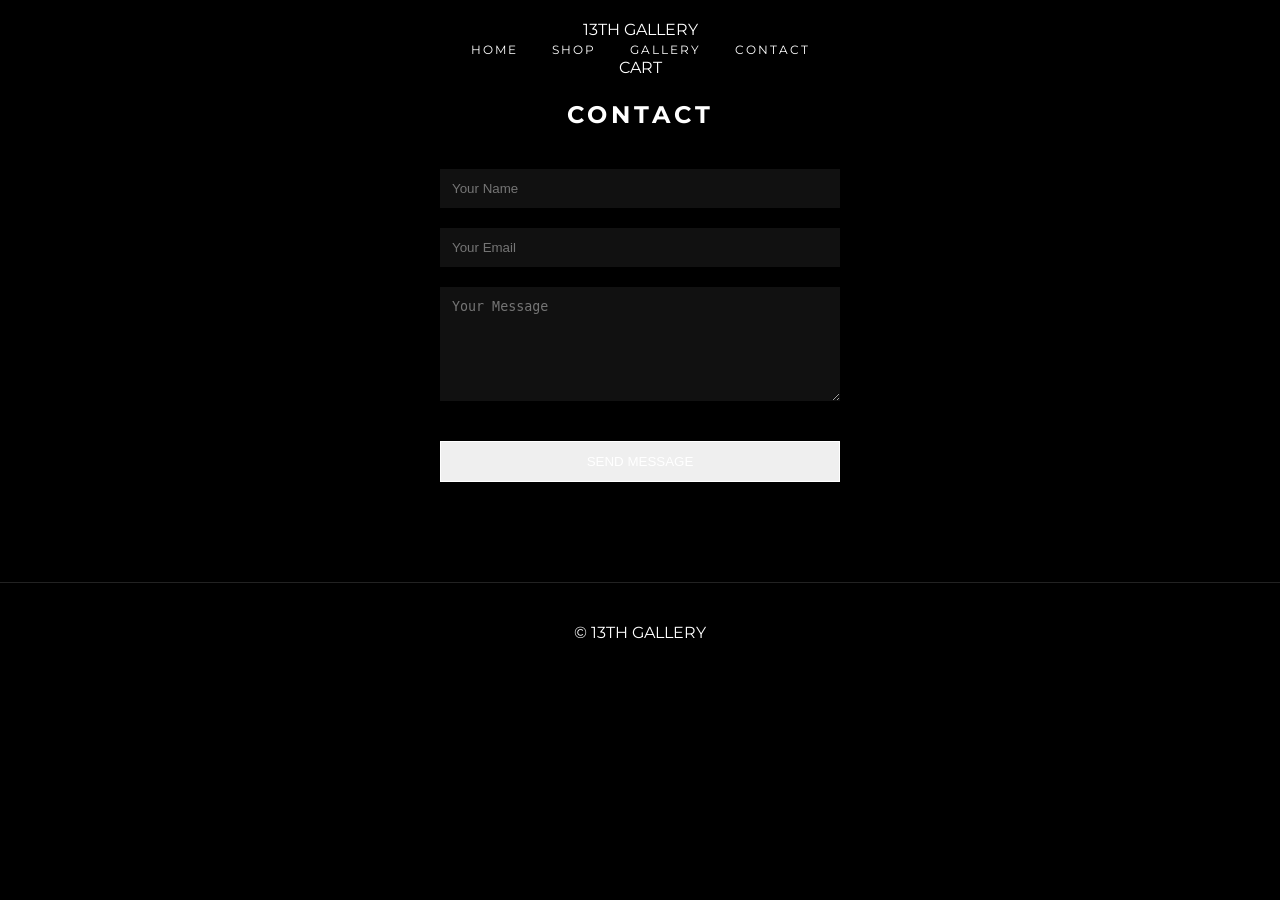
<file: contact.html>
<!DOCTYPE html>
<html lang="en">
<head>
<meta charset="UTF-8">
<meta name="viewport" content="width=device-width, initial-scale=1.0">

<title>Contact - 13TH GALLERY</title>

<link rel="stylesheet" href="style.css">
<link href="https://fonts.googleapis.com/css2?family=Montserrat:wght@300;500;700&display=swap" rel="stylesheet">

</head>

<body>

<header class="nav">
<div class="nav-left">13TH GALLERY</div>

<nav class="nav-center">
<a href="index.html">HOME</a>
<a href="shop.html">SHOP</a>
<a href="gallery.html">GALLERY</a>
<a href="contact.html">CONTACT</a>
</nav>

<div class="nav-right">CART</div>
</header>

<section class="section">

<h2 class="section-title">CONTACT</h2>

<div class="contact-container">

<form class="contact-form">

<input type="text" placeholder="Your Name" required>
<input type="email" placeholder="Your Email" required>

<textarea placeholder="Your Message" rows="6" required></textarea>

<button type="submit" class="btn">SEND MESSAGE</button>

</form>

</div>

</section>

<footer class="footer">
<p>© 13TH GALLERY</p>
</footer>

</body>
</html>
</file>
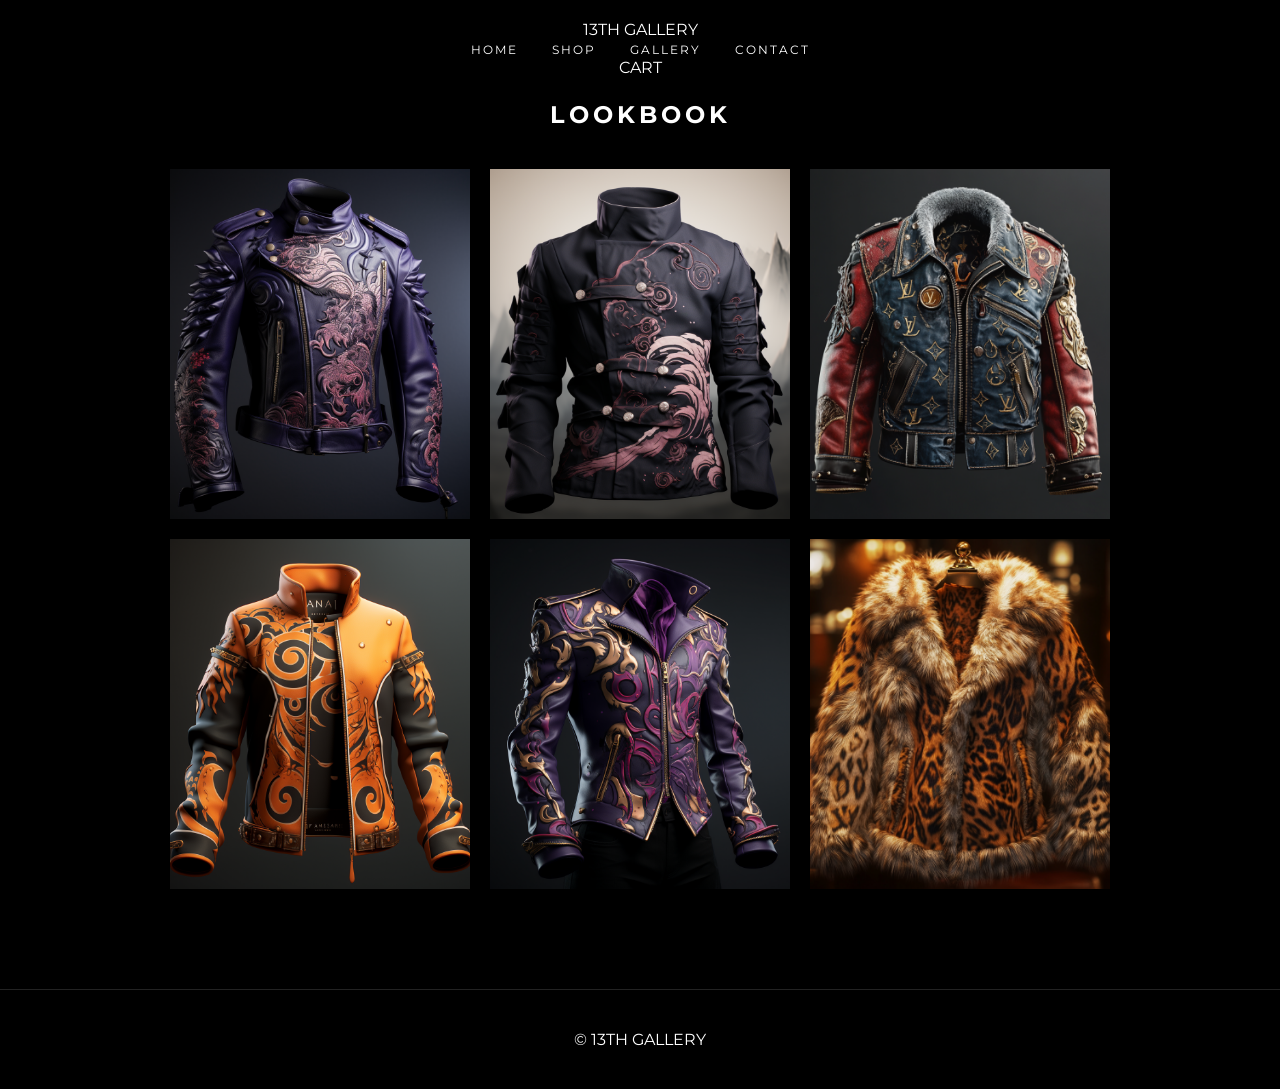
<file: gallery.html>
<!DOCTYPE html>
<html lang="en">
<head>
<meta charset="UTF-8">
<meta name="viewport" content="width=device-width, initial-scale=1.0">

<title>Gallery - 13TH GALLERY</title>

<link rel="stylesheet" href="style.css">
<link href="https://fonts.googleapis.com/css2?family=Montserrat:wght@300;500;700&display=swap" rel="stylesheet">

</head>

<body>

<header class="nav">
<div class="nav-left">13TH GALLERY</div>

<nav class="nav-center">
<a href="index.html">HOME</a>
<a href="shop.html">SHOP</a>
<a href="gallery.html">GALLERY</a>
<a href="contact.html">CONTACT</a>
</nav>

<div class="nav-right">CART</div>
</header>

<section class="section">

<h2 class="section-title">LOOKBOOK</h2>

<div class="gallery-grid">

<img src="images/jacket1.png">
<img src="images/jacket2.png">
<img src="images/jacket3.webp">
<img src="images/jacket4.png">
<img src="images/jacket5.png">
<img src="images/jacket6.webp">

</div>

</section>

<footer class="footer">
<p>© 13TH GALLERY</p>
</footer>

</body>
</html>
</file>
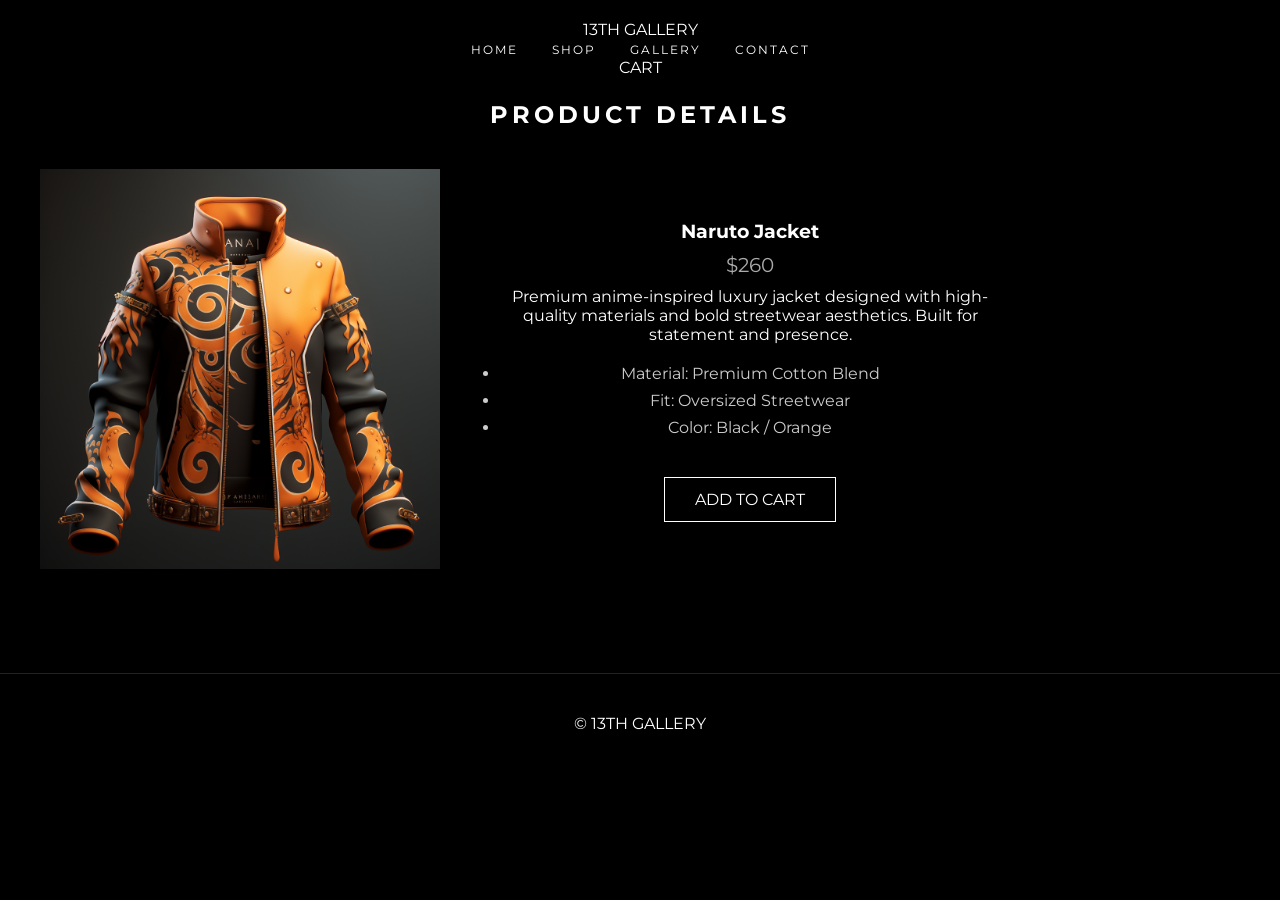
<file: product.html>
<!DOCTYPE html>
<html lang="en">
<head>
<meta charset="UTF-8">
<meta name="viewport" content="width=device-width, initial-scale=1.0">

<title>Product - 13TH GALLERY</title>

<link rel="stylesheet" href="style.css">
<link href="https://fonts.googleapis.com/css2?family=Montserrat:wght@300;500;700&display=swap" rel="stylesheet">

</head>

<body>

<header class="nav">
<div class="nav-left">13TH GALLERY</div>

<nav class="nav-center">
<a href="index.html">HOME</a>
<a href="shop.html">SHOP</a>
<a href="gallery.html">GALLERY</a>
<a href="contact.html">CONTACT</a>
</nav>

<div class="nav-right">CART</div>
</header>

<section class="section">

<h2 class="section-title">PRODUCT DETAILS</h2>

<div class="product-layout">

<div class="product-image">
<img src="images/jacket4.png" alt="Jacket">
</div>

<div class="product-info">
<h3>Naruto Jacket</h3>
<p class="price">$260</p>

<p>
Premium anime-inspired luxury jacket designed with high-quality materials 
and bold streetwear aesthetics. Built for statement and presence.
</p>

<ul class="details">
<li>Material: Premium Cotton Blend</li>
<li>Fit: Oversized Streetwear</li>
<li>Color: Black / Orange</li>
</ul>

<a href="#" class="btn">ADD TO CART</a>

</div>

</div>

</section>

<footer class="footer">
<p>© 13TH GALLERY</p>
</footer>

</body>
</html>
</file>
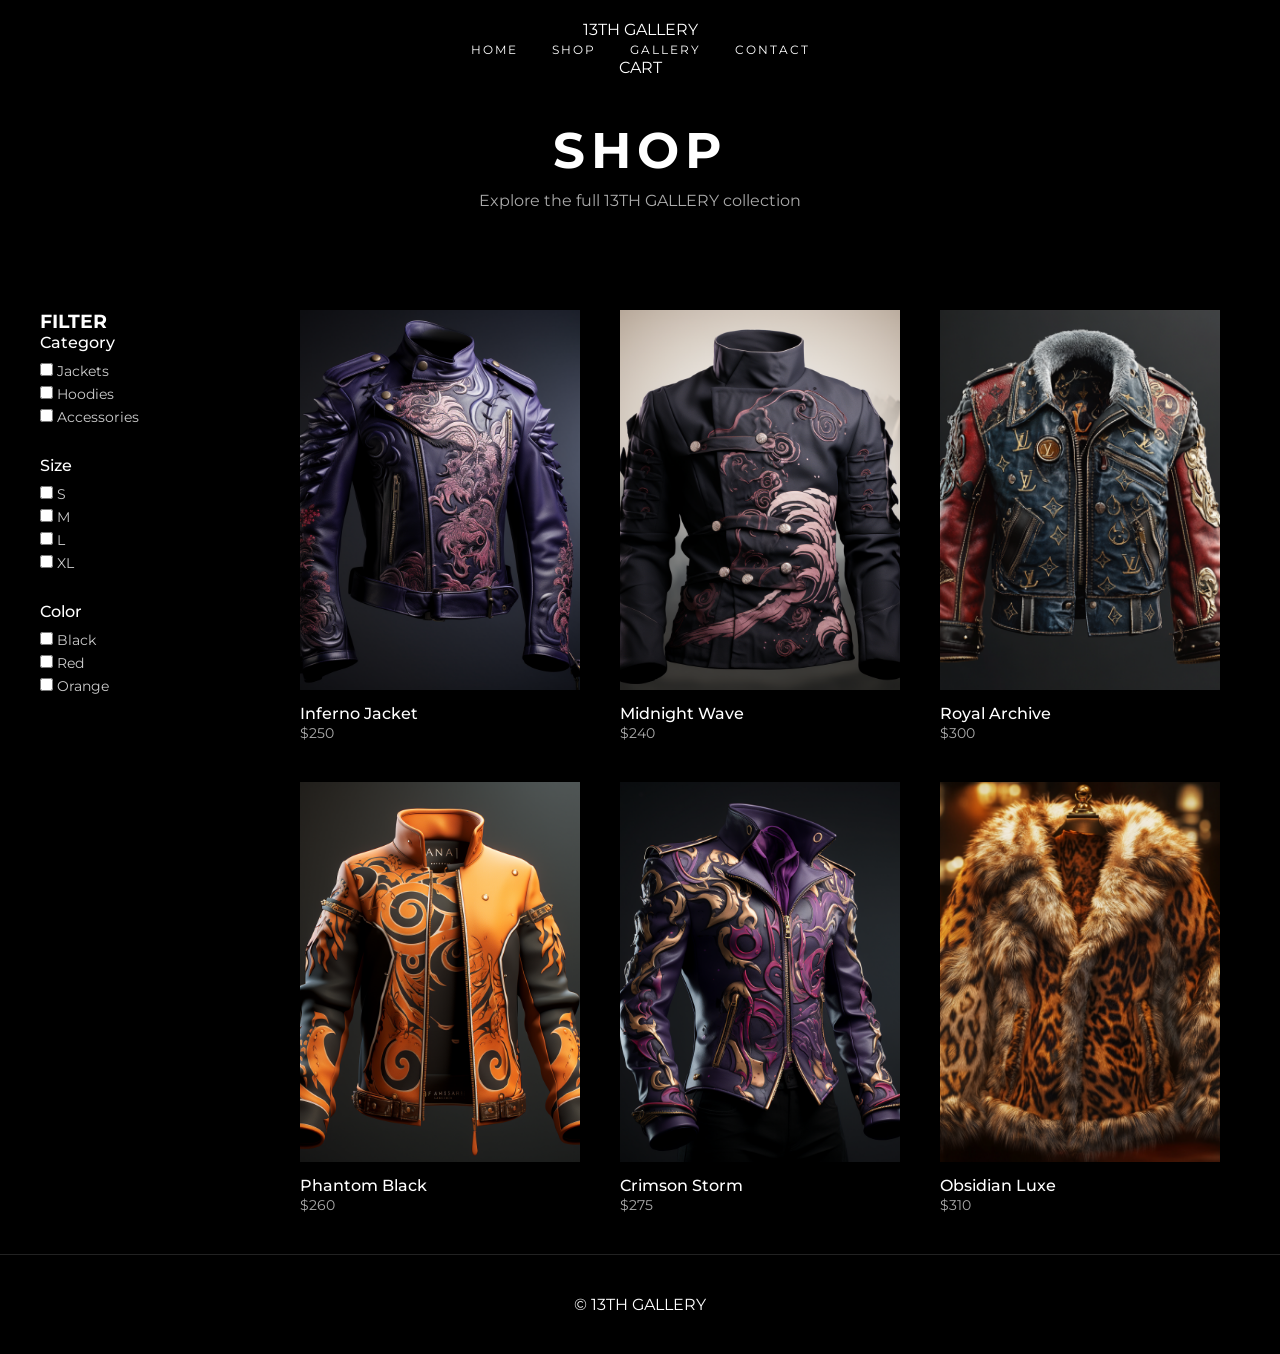
<file: shop.html>
<!DOCTYPE html>
<html lang="en">
<head>

<meta charset="utf-8">
<meta name="viewport" content="width=device-width, initial-scale=1">

<title>Shop - 13TH GALLERY</title>

<link rel="stylesheet" href="style.css">

<link href="https://fonts.googleapis.com/css2?family=Montserrat:wght@300;500;700&display=swap" rel="stylesheet">

</head>

<body>

<!-- NAV -->
<header class="nav">
<div class="nav-left">13TH GALLERY</div>

<nav class="nav-center">
<a href="index.html">HOME</a>
<a href="shop.html">SHOP</a>
<a href="gallery.html">GALLERY</a>
<a href="contact.html">CONTACT</a>
</nav>

<div class="nav-right">CART</div>
</header>

<!-- PAGE HEADER -->
<section class="shop-header">
<h1>SHOP</h1>
<p>Explore the full 13TH GALLERY collection</p>
</section>

<!-- SHOP LAYOUT -->
<section class="shop-container">

<!-- SIDEBAR -->
<aside class="filters">

<h3>FILTER</h3>

<div class="filter-group">
<p>Category</p>
<label><input type="checkbox"> Jackets</label>
<label><input type="checkbox"> Hoodies</label>
<label><input type="checkbox"> Accessories</label>
</div>

<div class="filter-group">
<p>Size</p>
<label><input type="checkbox"> S</label>
<label><input type="checkbox"> M</label>
<label><input type="checkbox"> L</label>
<label><input type="checkbox"> XL</label>
</div>

<div class="filter-group">
<p>Color</p>
<label><input type="checkbox"> Black</label>
<label><input type="checkbox"> Red</label>
<label><input type="checkbox"> Orange</label>
</div>

</aside>

<!-- PRODUCT GRID -->
<main class="shop-grid">

<a href="product.html" class="card">
<img src="images/jacket1.png" alt="">
<p>Inferno Jacket</p>
<span>$250</span>
</a>

<a href="product.html" class="card">
<img src="images/jacket2.png" alt="">
<p>Midnight Wave</p>
<span>$240</span>
</a>

<a href="product.html" class="card">
<img src="images/jacket3.webp" alt="">
<p>Royal Archive</p>
<span>$300</span>
</a>

<a href="product.html" class="card">
<img src="images/jacket4.png" alt="">
<p>Phantom Black</p>
<span>$260</span>
</a>

<a href="product.html" class="card">
<img src="images/jacket5.png" alt="">
<p>Crimson Storm</p>
<span>$275</span>
</a>

<a href="product.html" class="card">
<img src="images/jacket6.webp" alt="">
<p>Obsidian Luxe</p>
<span>$310</span>
</a>

</main>

</section>

<footer class="footer">
<p>© 13TH GALLERY</p>
</footer>

</body>
</html>
</file>
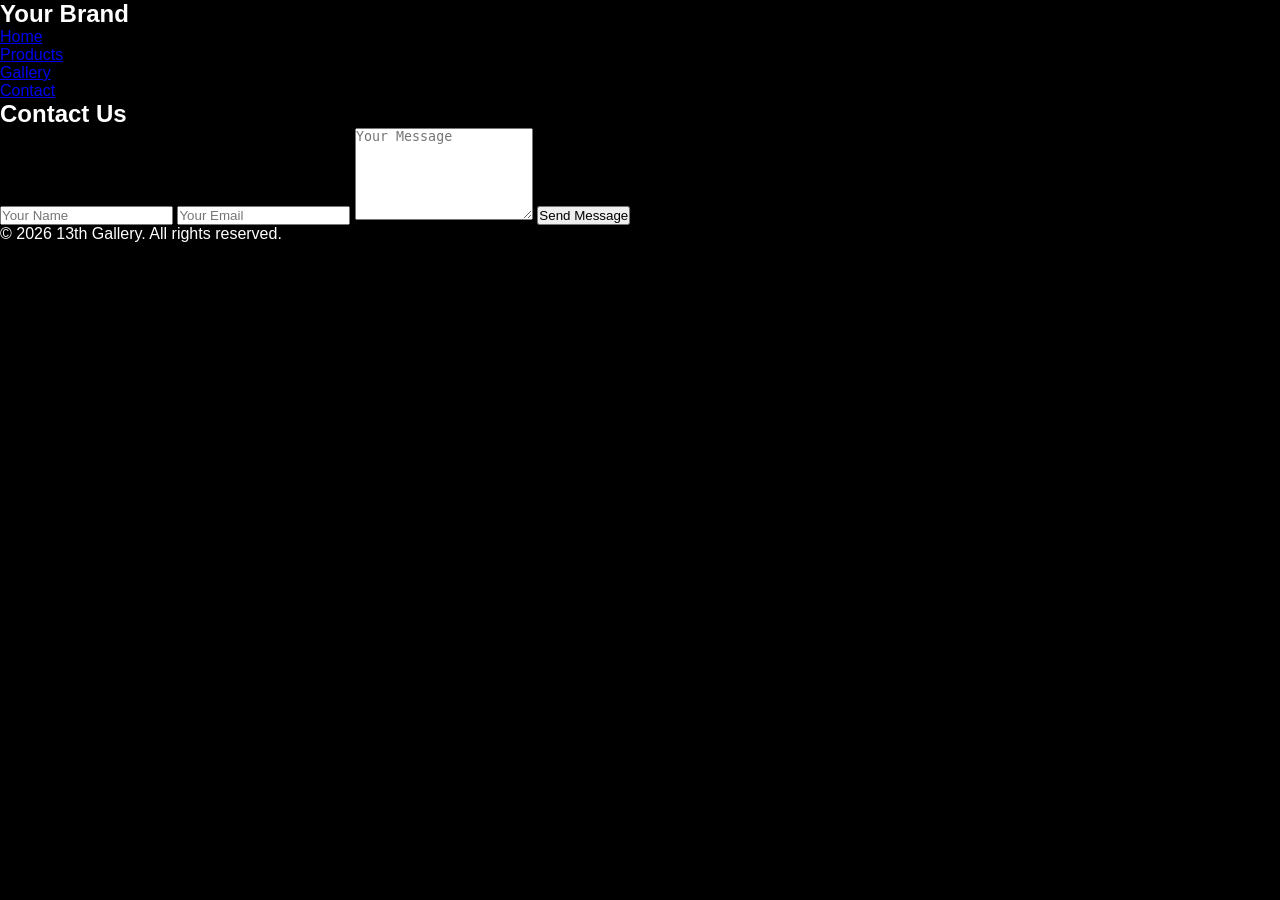
<file: pages/contact.html>
<!DOCTYPE html>
<html lang="en">
<head>
  <meta charset="UTF-8">
  <meta name="viewport" content="width=device-width, initial-scale=1.0">
  <title>Contact</title>
  <link rel="stylesheet" href="style.css">
</head>
<body>

<header>
  <nav class="navbar">
    <h1 class="logo">Your Brand</h1>
    <ul class="nav-links">
      <li><a href="index.html">Home</a></li>
      <li><a href="product.html">Products</a></li>
      <li><a href="gallery.html">Gallery</a></li>
      <li><a href="contact.html">Contact</a></li>
    </ul>
  </nav>
</header>

<section class="contact">
  <h2>Contact Us</h2>

  <form>
    <input type="text" placeholder="Your Name" required>
    <input type="email" placeholder="Your Email" required>
    <textarea placeholder="Your Message" rows="6" required></textarea>
    <button type="submit">Send Message</button>
  </form>
</section>

<footer>
  <p>&copy; 2026 13th Gallery. All rights reserved.</p>
</footer>

</body>
</html>
</file>
<file: style.css>
*{
margin:0;
padding:0;
box-sizing:border-box;
}

body{
font-family:'Montserrat',sans-serif;
background:#000;
color:#fff;
}

/* NAV */

.nav{
position:fixed;
top:0;
width:100%;
display:flex;
justify-content:space-between;
padding:20px 40px;
z-index:100;
background:rgba(0,0,0,0.7);
backdrop-filter:blur(10px);
}

.nav a{
color:white;
text-decoration:none;
margin:0 15px;
font-size:12px;
letter-spacing:2px;
}

/* HERO */

.hero{
height:100vh;
background:#111;
display:flex;
align-items:center;
justify-content:center;
}

.hero-overlay{
text-align:center;
}

.hero h1{
font-size:72px;
letter-spacing:6px;
}

.hero p{
margin-top:10px;
font-size:14px;
}

.btn{
display:inline-block;
margin-top:20px;
padding:12px 30px;
border:1px solid white;
color:white;
text-decoration:none;
}

/* SECTIONS */

.section{
padding:100px 40px;
text-align:center;
}

.section-title{
letter-spacing:4px;
margin-bottom:40px;
}

/* GRID */

.grid{
display:flex;
flex-wrap:wrap;
justify-content:center;
gap:40px;
max-width:1200px;
margin:auto;
}

.card{
width:280px;
text-decoration:none;
color:white;
transition:0.4s;
}

.card img{
width:100%;
height:380px;
object-fit:cover;
}

.card p{
margin-top:10px;
font-weight:500;
}

.card span{
font-size:14px;
color:#aaa;
}

.card:hover{
transform:scale(1.05);
}

.img{background:url('best ai sasuke .jacket.png') center/cover;
width:100%;
height:400px;
background:#222;
}

/* EDITORIAL */

.editorial{
display:flex;
height:80vh;
}

.editorial-img{
flex:1;
background:#222;
}

.editorial-text{
flex:1;
display:flex;
flex-direction:column;
justify-content:center;
padding:40px;
}

.editorial h2{
font-size:40px;
}

/* FOOTER */

.footer{
padding:40px;
text-align:center;
border-top:1px solid #222;
}

/* RESPONSIVE */

@media(max-width:900px){

.shop-container{
flex-direction:column;
}

.filters{
width:100%;
display:flex;
gap:20px;
flex-wrap:wrap;
}

}

.nav{
flex-direction:column;
text-align:center;
}

.editorial{
flex-direction:column;
height:auto;
}

.hero h1{
font-size:40px;
}


.shop-header{
padding:120px 40px 60px;
text-align:center;
}

.shop-header h1{
font-size:50px;
letter-spacing:6px;
}

.shop-header p{
margin-top:10px;
color:#aaa;
}

.shop-container{
display:flex;
gap:60px;
padding:40px;
max-width:1400px;
margin:auto;
}

.filters{
width:200px;
}

.filter-group{
margin-bottom:30px;
}

.filter-group p{
margin-bottom:10px;
font-weight:500;
}

.filter-group label{
display:block;
font-size:14px;
margin:5px 0;
color:#ccc;
}

.shop-grid{
flex:1;
display:flex;
flex-wrap:wrap;
gap:40px;
justify-content:flex-start;
}

/* PRODUCT PAGE */

.product-layout{
display:flex;
gap:60px;
max-width:1200px;
margin:auto;
align-items:center;
flex-wrap:wrap;
}

.product-image img{
width:400px;
max-width:100%;
}

.product-info{
max-width:500px;
}

.product-info .price{
margin:10px 0;
font-size:20px;
color:#aaa;
}

.details{
margin:20px 0;
}

.details li{
margin-bottom:8px;
color:#ccc;
}

/* GALLERY */

.gallery-grid{
display:flex;
flex-wrap:wrap;
gap:20px;
justify-content:center;
}

.gallery-grid img{
width:300px;
height:350px;
object-fit:cover;
transition:0.4s;
}

.gallery-grid img:hover{
transform:scale(1.05);
}

/* CONTACT */

.contact-container{
display:flex;
justify-content:center;
}

.contact-form{
display:flex;
flex-direction:column;
gap:20px;
width:400px;
}

.contact-form input,
.contact-form textarea{
padding:12px;
border:none;
background:#111;
color:white;
}

.contact-form button{
cursor:pointer;
}
</file>
<file: pages/style.css>
/* RESET */

*{
margin:0;
padding:0;
box-sizing:border-box;
}

body{
font-family:'Montserrat',sans-serif;
background:#000;
color:#fff;
}

/* NAV */

.nav{
position:fixed;
top:0;
width:100%;
display:flex;
justify-content:space-between;
padding:20px 40px;
z-index:100;
background:rgba(0,0,0,0.7);
backdrop-filter:blur(10px);
}

.nav a{
color:white;
text-decoration:none;
margin:0 15px;
font-size:12px;
letter-spacing:2px;
}

/* HERO */

.hero{
height:100vh;
background:#111;
display:flex;
align-items:center;
justify-content:center;
}

.hero-overlay{
text-align:center;
}

.hero h1{
font-size:72px;
letter-spacing:6px;
}

.hero p{
margin-top:10px;
font-size:14px;
}

.btn{
display:inline-block;
margin-top:20px;
padding:12px 30px;
border:1px solid white;
color:white;
text-decoration:none;
}

/* SECTIONS */

.section{
padding:100px 40px;
text-align:center;
}

.section-title{
letter-spacing:4px;
margin-bottom:40px;
}

/* GRID */

.grid{
display:flex;
flex-wrap:wrap;
justify-content:center;
gap:40px;
max-width:1200px;
margin:auto;
}

.card{
width:280px;
text-decoration:none;
color:white;
transition:0.4s;
}

.card img{
width:100%;
height:380px;
object-fit:cover;
}

.card p{
margin-top:10px;
font-weight:500;
}

.card span{
font-size:14px;
color:#aaa;
}

.card:hover{
transform:scale(1.05);
}

.img{background:url('best ai sasuke .jacket.png') center/cover;
width:100%;
height:400px;
background:#222;
}

/* EDITORIAL */

.editorial{
display:flex;
height:80vh;
}

.editorial-img{
flex:1;
background:#222;
}

.editorial-text{
flex:1;
display:flex;
flex-direction:column;
justify-content:center;
padding:40px;
}

.editorial h2{
font-size:40px;
}

/* FOOTER */

.footer{
padding:40px;
text-align:center;
border-top:1px solid #222;
}

/* RESPONSIVE */

@media(max-width:900px){

.shop-container{
flex-direction:column;
}

.filters{
width:100%;
display:flex;
gap:20px;
flex-wrap:wrap;
}

}

.nav{
flex-direction:column;
text-align:center;
}

.editorial{
flex-direction:column;
height:auto;
}

.hero h1{
font-size:40px;
}


.shop-header{
padding:120px 40px 60px;
text-align:center;
}

.shop-header h1{
font-size:50px;
letter-spacing:6px;
}

.shop-header p{
margin-top:10px;
color:#aaa;
}

.shop-container{
display:flex;
gap:60px;
padding:40px;
max-width:1400px;
margin:auto;
}

.filters{
width:200px;
}

.filter-group{
margin-bottom:30px;
}

.filter-group p{
margin-bottom:10px;
font-weight:500;
}

.filter-group label{
display:block;
font-size:14px;
margin:5px 0;
color:#ccc;
}

.shop-grid{
flex:1;
display:flex;
flex-wrap:wrap;
gap:40px;
justify-content:flex-start;
}
</file>
